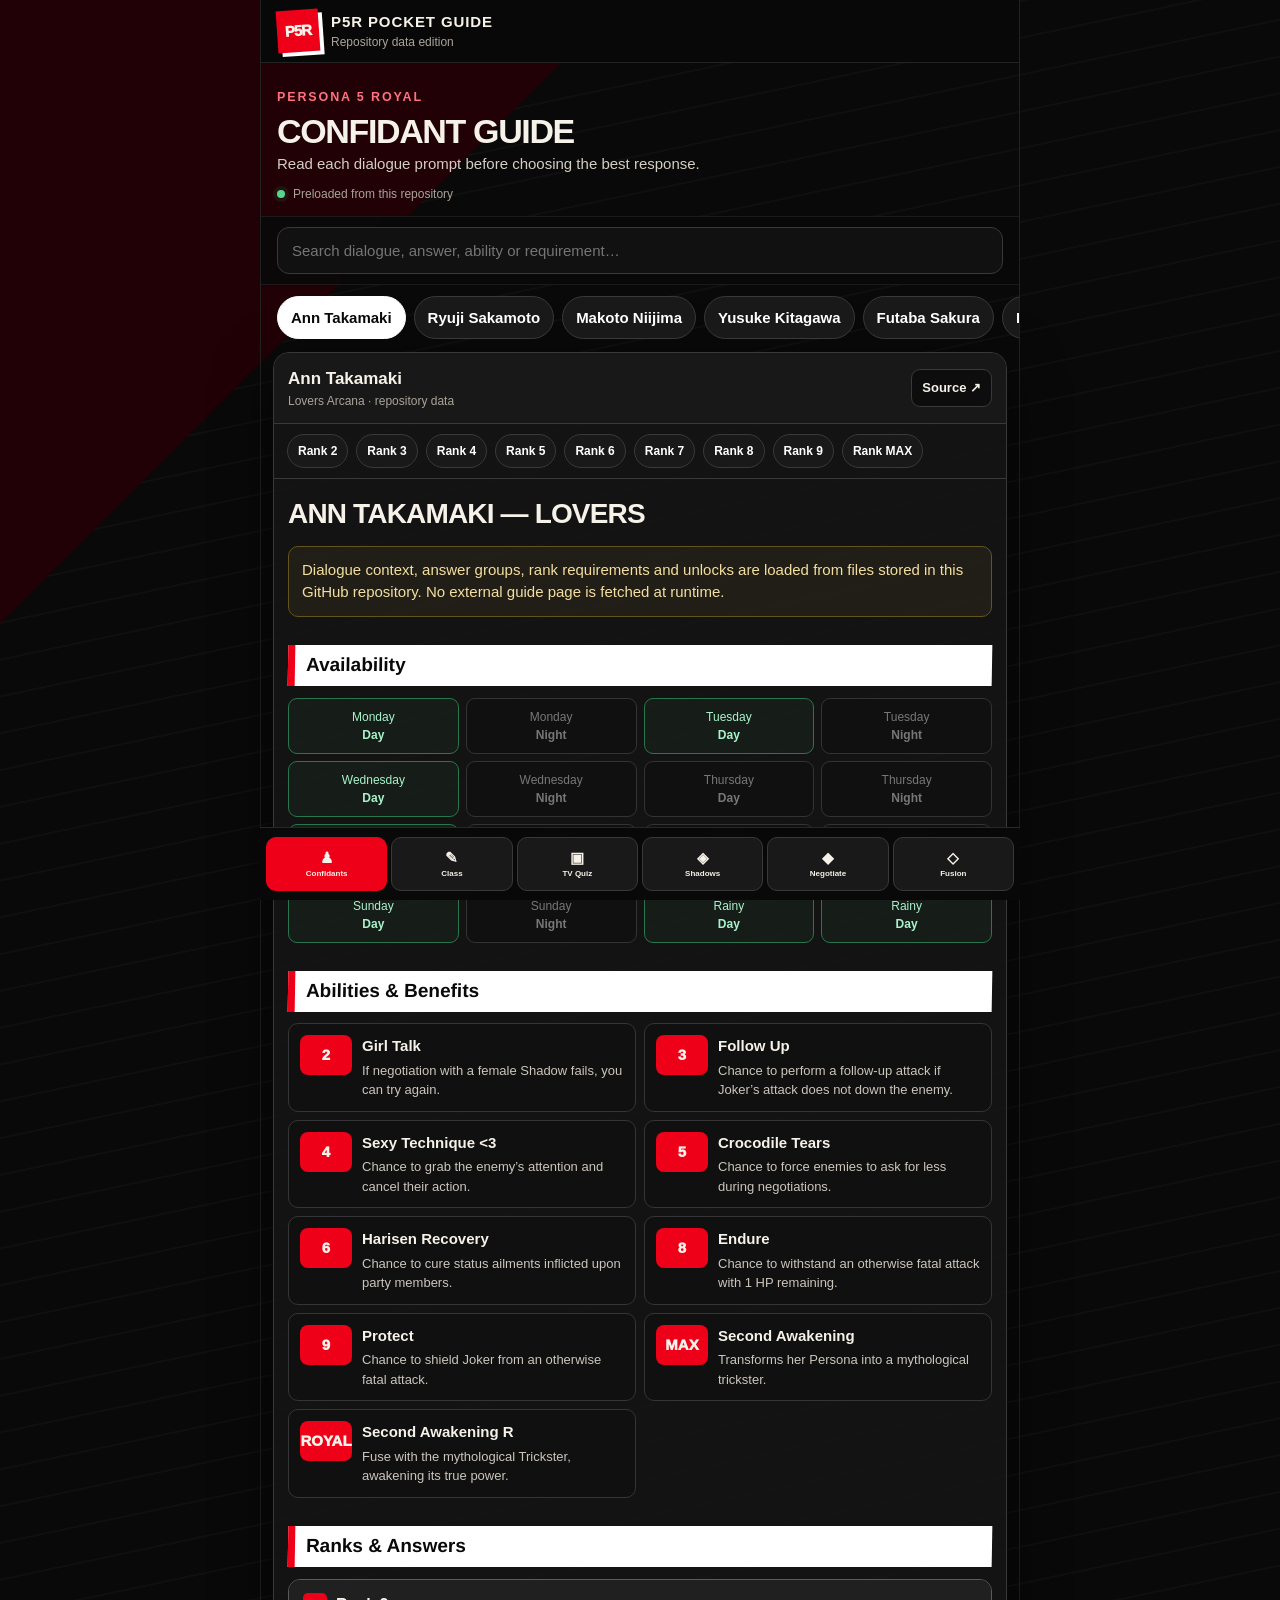
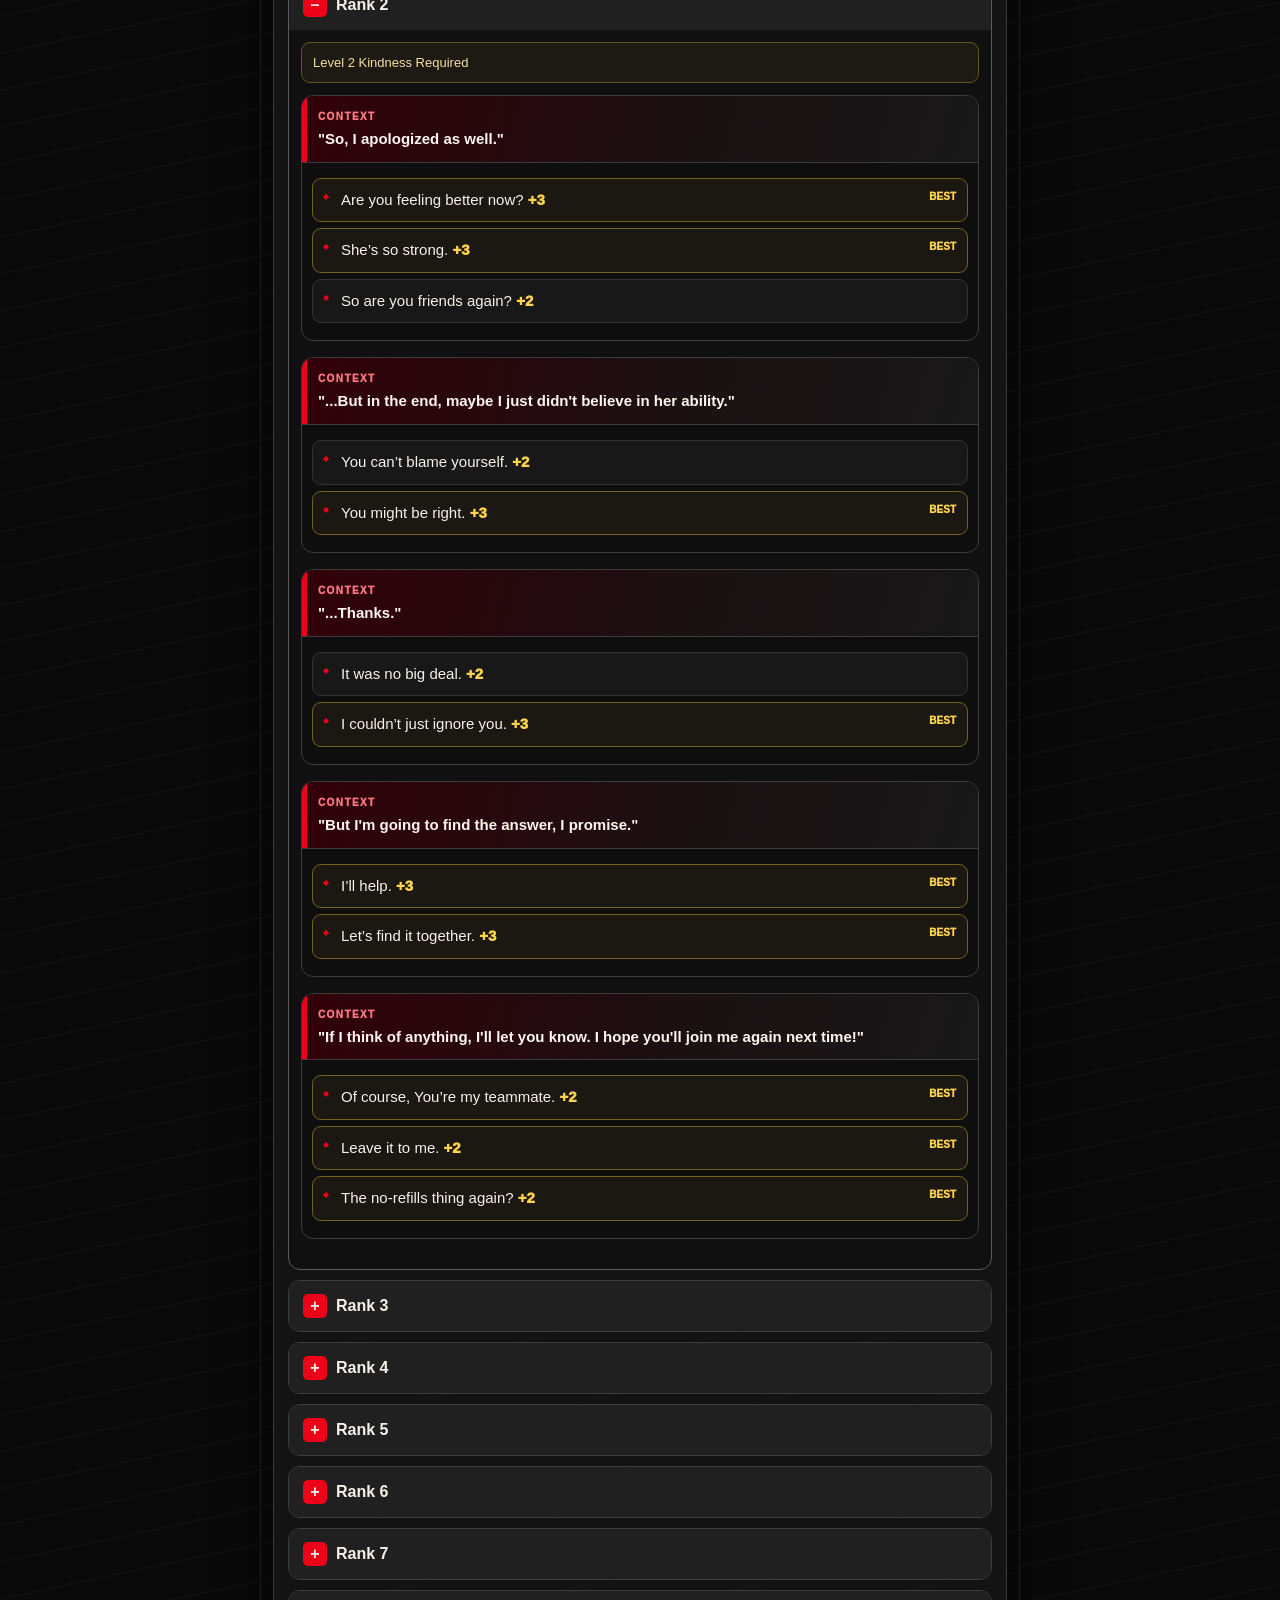
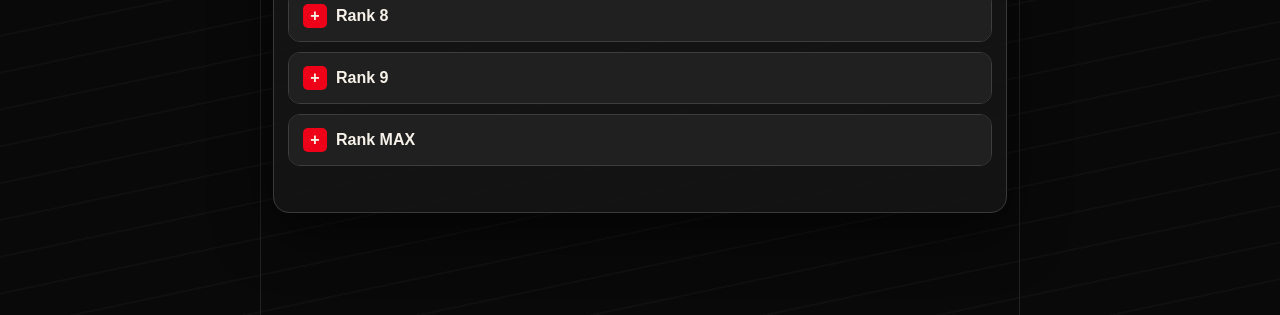
<file: index.html>
<!doctype html>
<html lang="en">
<head>
  <meta charset="utf-8">
  <meta name="viewport" content="width=device-width,initial-scale=1,maximum-scale=1,viewport-fit=cover">
  <meta name="theme-color" content="#090909">
  <meta name="color-scheme" content="dark">
  <meta name="apple-mobile-web-app-capable" content="yes">
  <meta name="apple-mobile-web-app-status-bar-style" content="black-translucent">
  <meta name="apple-mobile-web-app-title" content="P5R Guide">
  <meta name="format-detection" content="telephone=no">
  <title>P5R Pocket Guide</title>
  <link rel="stylesheet" href="./styles.css?v=8">
  <link rel="stylesheet" href="./dialogue.css?v=8">
  <link rel="stylesheet" href="./quiz.css?v=8">
  <link rel="stylesheet" href="./negotiation.css?v=8">
  <link rel="stylesheet" href="./fusion.css?v=8">
</head>
<body>
  <header class="topbar">
    <div class="brand">
      <span class="logo">P5R</span>
      <span><strong>P5R Pocket Guide</strong><small>Repository data edition</small></span>
    </div>
  </header>

  <section class="hero">
    <small>Persona 5 Royal</small>
    <h1 id="heroTitle">Confidant Guide</h1>
    <p id="heroText">Read each dialogue prompt before choosing the best response.</p>
    <div class="status"><i></i><span>Preloaded from this repository</span></div>
  </section>

  <section class="searchbar">
    <input id="searchInput" type="search" placeholder="Search dialogue, answer, ability or requirement…" autocomplete="off">
  </section>

  <nav id="filterChips" class="chips" aria-label="Guide filters"></nav>

  <main class="panel">
    <header class="panelHead">
      <span><strong id="panelTitle">Loading guide…</strong><small id="panelMeta">Local structured data</small></span>
      <a id="sourceLink" class="sourceLink" href="#" target="_blank" rel="noreferrer">Source ↗</a>
    </header>
    <nav id="rankJumps" class="rankJumps" aria-label="Rank shortcuts"></nav>
    <article id="content" class="content" aria-live="polite">
      <div class="loading">Preparing local guide data…</div>
    </article>
  </main>

  <button id="backTop" class="backTop" aria-label="Back to top">↑</button>

  <nav class="bottomNav" aria-label="Main sections">
    <button class="navButton active" data-view="confidants"><span>♟</span><small>Confidants</small></button>
    <button class="navButton" data-view="class"><span>✎</span><small>Class</small></button>
    <button class="quizNavButton" id="quizNav" type="button"><span>▣</span><small>TV Quiz</small></button>
    <button class="guideNavButton" id="shadowsNav" type="button"><span>◈</span><small>Shadows</small></button>
    <button class="guideNavButton" id="negotiationNav" type="button"><span>◆</span><small>Negotiate</small></button>
    <button class="fusionNavButton" id="fusionNav" type="button"><span>◇</span><small>Fusion</small></button>
  </nav>

  <noscript>This guide requires JavaScript, but all guide data is stored locally in the repository.</noscript>
  <script type="module" src="./app.js?v=8"></script>
  <script type="module" src="./quiz-tab.js?v=8"></script>
  <script type="module" src="./negotiation-tabs.js?v=8"></script>
  <script type="module" src="./fusion-db.js?v=8"></script>
  <script type="module" src="./navigation-state.js?v=8"></script>
</body>
</html>
</file>
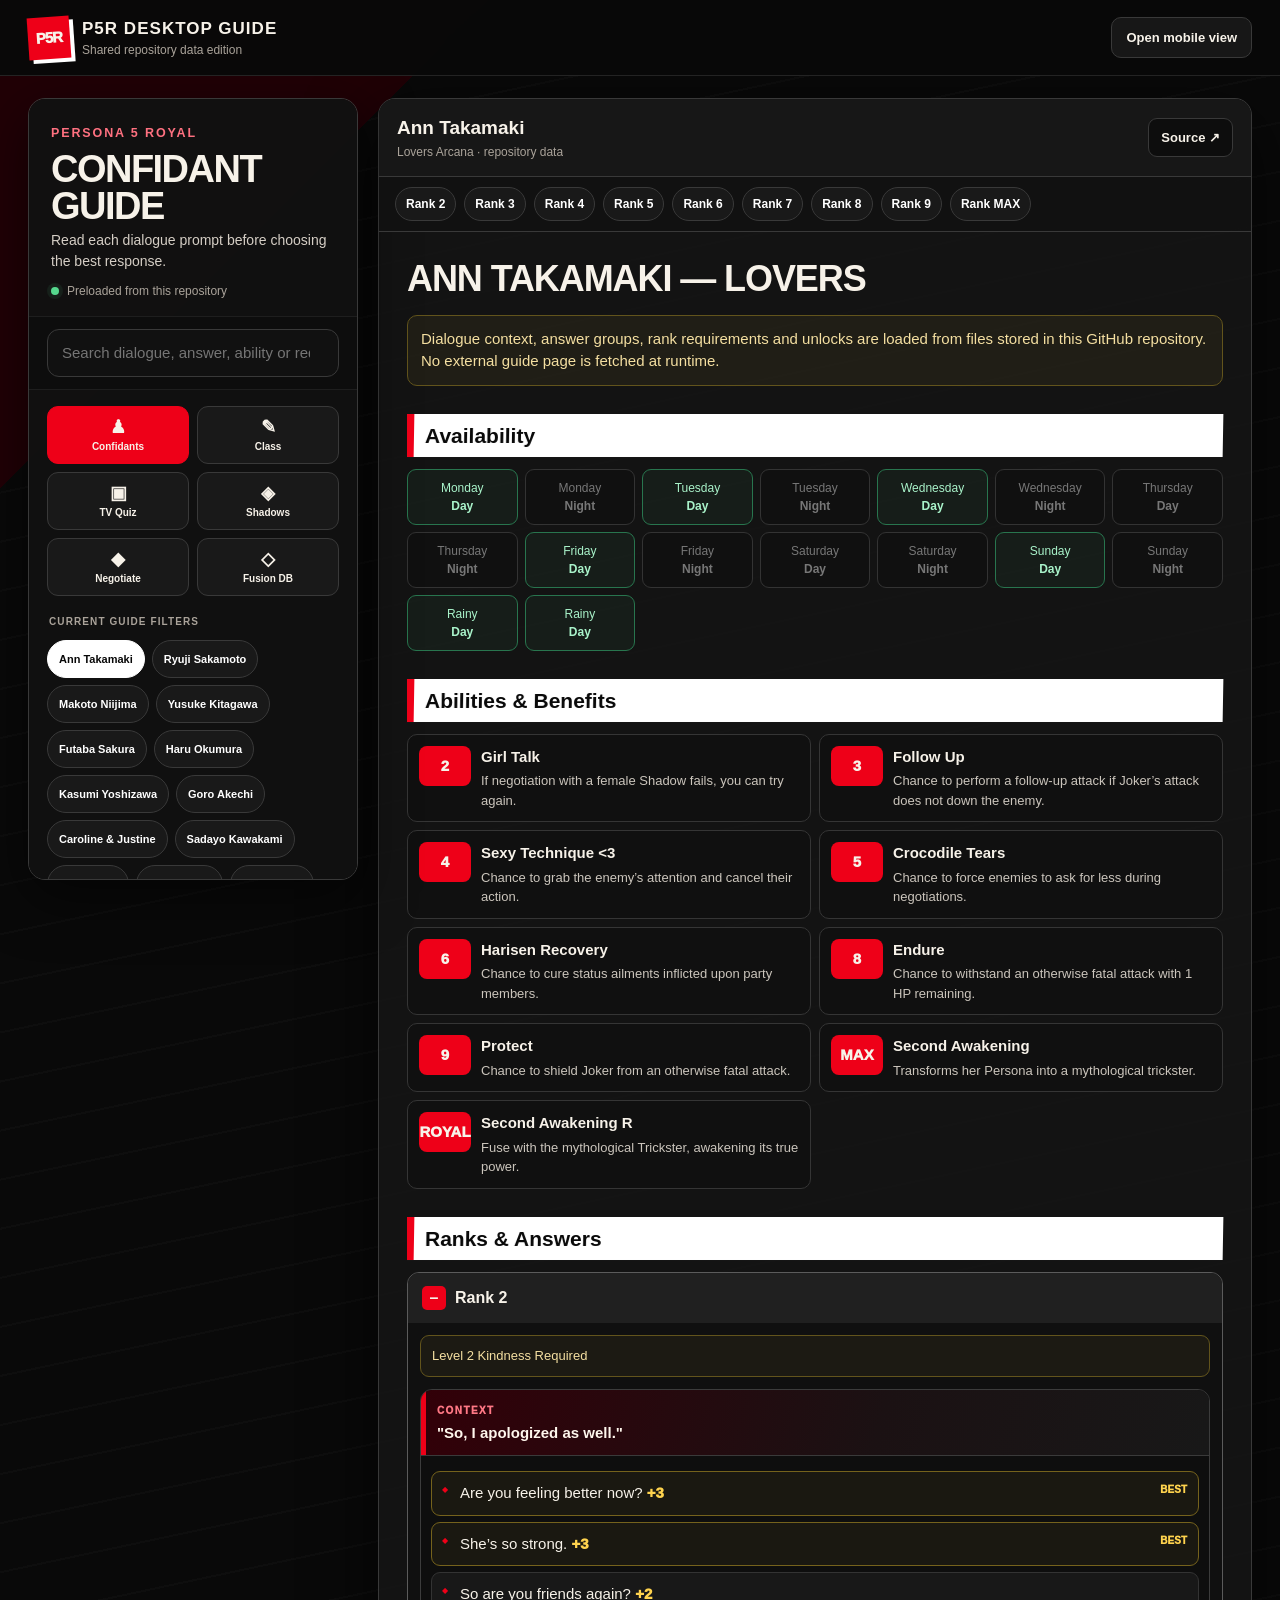
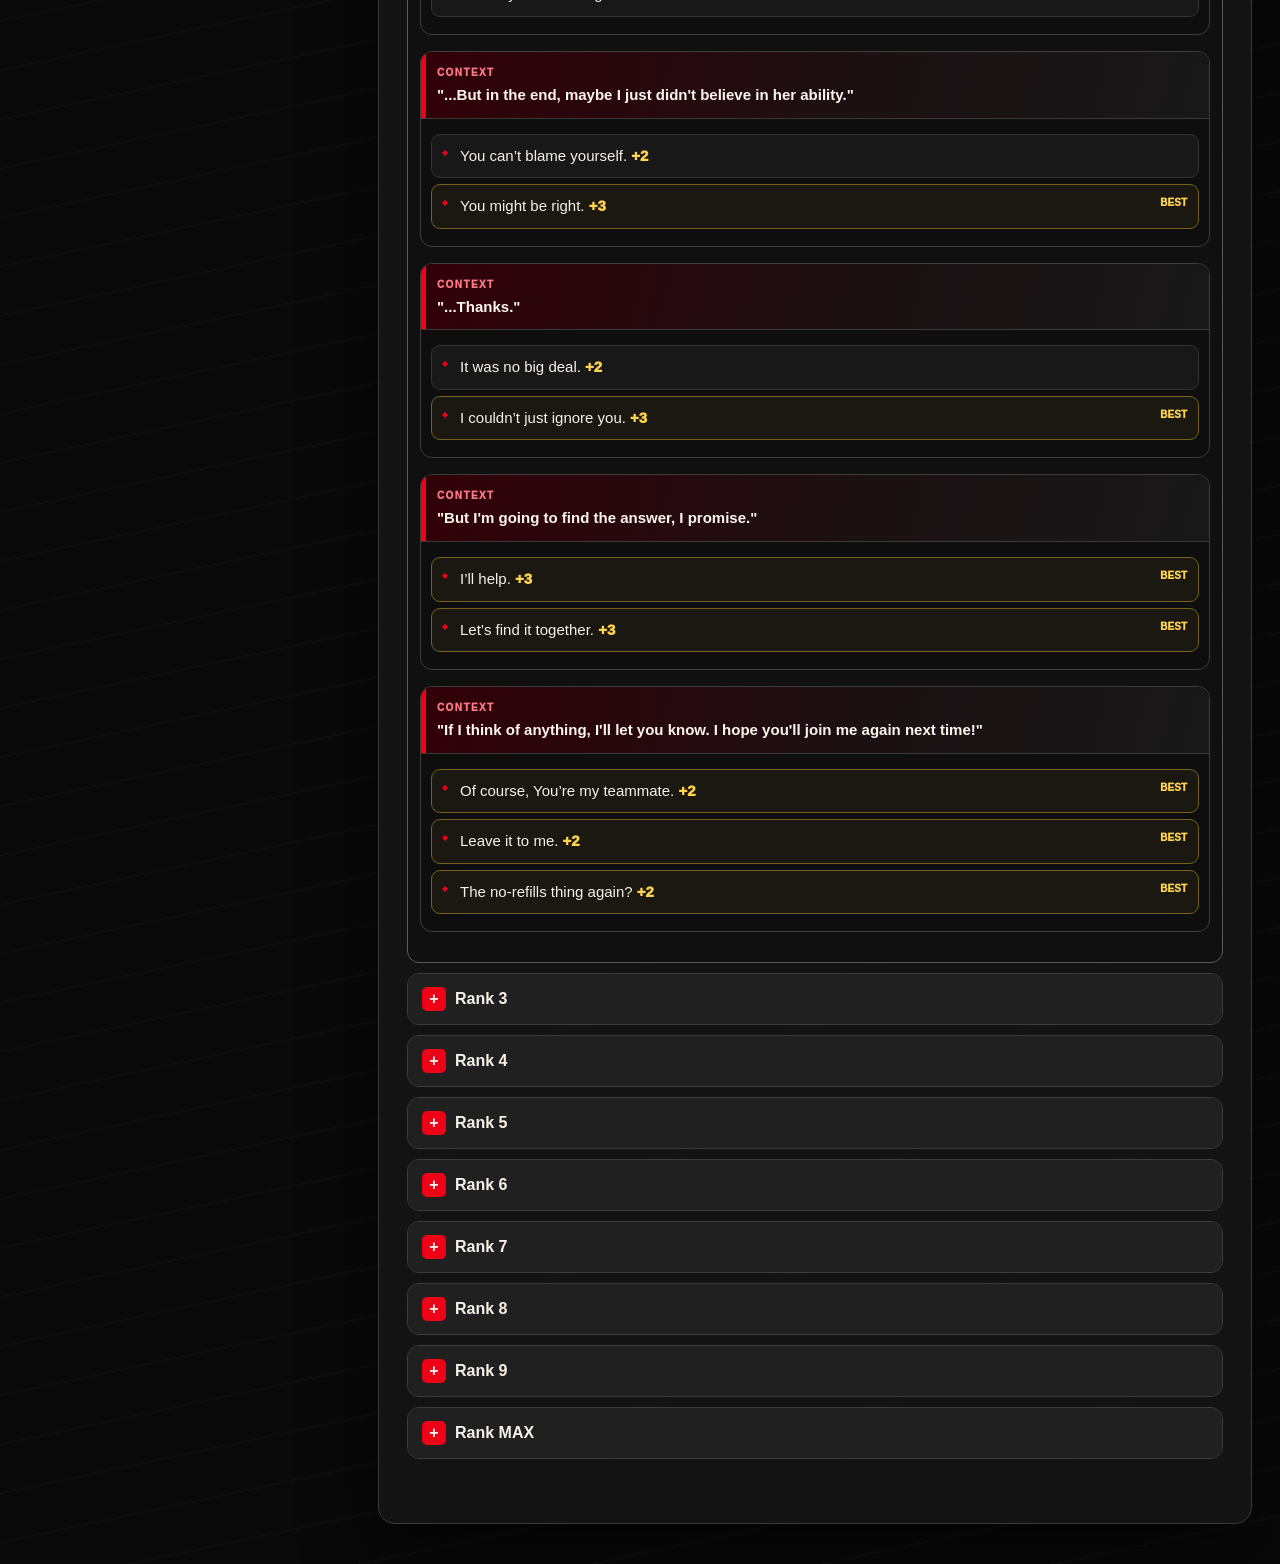
<file: desktop.html>
<!doctype html>
<html lang="en">
<head>
  <meta charset="utf-8">
  <meta name="viewport" content="width=device-width,initial-scale=1">
  <meta name="theme-color" content="#090909">
  <meta name="color-scheme" content="dark">
  <title>P5R Guide — Desktop</title>
  <link rel="stylesheet" href="./styles.css?v=8">
  <link rel="stylesheet" href="./dialogue.css?v=8">
  <link rel="stylesheet" href="./quiz.css?v=8">
  <link rel="stylesheet" href="./negotiation.css?v=8">
  <link rel="stylesheet" href="./fusion.css?v=8">
  <link rel="stylesheet" href="./desktop.css?v=1">
</head>
<body class="desktopMode">
  <header class="topbar desktopTopbar">
    <div class="brand">
      <span class="logo">P5R</span>
      <span><strong>P5R Desktop Guide</strong><small>Shared repository data edition</small></span>
    </div>
    <a class="viewSwitch" href="./">Open mobile view</a>
  </header>

  <div class="desktopShell">
    <aside class="desktopSidebar">
      <section class="hero">
        <small>Persona 5 Royal</small>
        <h1 id="heroTitle">Confidant Guide</h1>
        <p id="heroText">Read each dialogue prompt before choosing the best response.</p>
        <div class="status"><i></i><span>Preloaded from this repository</span></div>
      </section>

      <section class="searchbar">
        <input id="searchInput" type="search" placeholder="Search dialogue, answer, ability or requirement…" autocomplete="off">
      </section>

      <nav class="bottomNav desktopNav" aria-label="Main sections">
        <button class="navButton active" data-view="confidants"><span>♟</span><small>Confidants</small></button>
        <button class="navButton" data-view="class"><span>✎</span><small>Class</small></button>
        <button class="quizNavButton" id="quizNav" type="button"><span>▣</span><small>TV Quiz</small></button>
        <button class="guideNavButton" id="shadowsNav" type="button"><span>◈</span><small>Shadows</small></button>
        <button class="guideNavButton" id="negotiationNav" type="button"><span>◆</span><small>Negotiate</small></button>
        <button class="fusionNavButton" id="fusionNav" type="button"><span>◇</span><small>Fusion DB</small></button>
      </nav>

      <div class="filterLabel">Current guide filters</div>
      <nav id="filterChips" class="chips" aria-label="Guide filters"></nav>
    </aside>

    <main class="panel desktopPanel">
      <header class="panelHead">
        <span><strong id="panelTitle">Loading guide…</strong><small id="panelMeta">Local structured data</small></span>
        <a id="sourceLink" class="sourceLink" href="#" target="_blank" rel="noreferrer">Source ↗</a>
      </header>
      <nav id="rankJumps" class="rankJumps" aria-label="Rank shortcuts"></nav>
      <article id="content" class="content" aria-live="polite">
        <div class="loading">Preparing local guide data…</div>
      </article>
    </main>
  </div>

  <button id="backTop" class="backTop" aria-label="Back to top">↑</button>
  <noscript>This guide requires JavaScript, but all guide data is stored locally in the repository.</noscript>

  <script type="module" src="./app.js?v=8"></script>
  <script type="module" src="./quiz-tab.js?v=8"></script>
  <script type="module" src="./negotiation-tabs.js?v=8"></script>
  <script type="module" src="./fusion-db.js?v=8"></script>
  <script type="module" src="./navigation-state.js?v=8"></script>
</body>
</html>
</file>
<file: styles.css>
:root{--red:#ee0018;--bg:#090909;--panel:#151515;--panel2:#202020;--text:#f7f2e9;--muted:#aaa39a;--line:#393939;--gold:#ffd34e;--green:#55d88d;--safeTop:env(safe-area-inset-top,0px);--safeBottom:env(safe-area-inset-bottom,0px)}
*{box-sizing:border-box}html{scroll-behavior:smooth}body{margin:0;min-height:100vh;padding-bottom:calc(82px + var(--safeBottom));background:linear-gradient(135deg,#210006 0 13%,transparent 13%),repeating-linear-gradient(-12deg,transparent 0 34px,#ffffff06 34px 36px),var(--bg);color:var(--text);font:15px/1.5 -apple-system,BlinkMacSystemFont,"Segoe UI",sans-serif}button,input{font:inherit}button{color:inherit}a{color:inherit}.topbar{position:sticky;top:0;z-index:30;padding:calc(10px + var(--safeTop)) 16px 10px;background:#090909f2;border-bottom:1px solid #ffffff1c;-webkit-backdrop-filter:blur(18px);backdrop-filter:blur(18px)}.brand{display:flex;align-items:center;gap:12px}.brand>span:last-child{min-width:0}.logo{width:42px;height:42px;display:grid;place-items:center;flex:none;background:var(--red);font-weight:950;letter-spacing:-1px;transform:rotate(-4deg);box-shadow:4px 4px #fff}.brand strong,.brand small{display:block}.brand strong{text-transform:uppercase;letter-spacing:.06em}.brand small{color:var(--muted);font-size:12px}.hero{padding:22px 16px 13px}.hero>small{color:#ff7180;font-weight:900;letter-spacing:.15em;text-transform:uppercase}.hero h1{margin:7px 0 5px;font-size:34px;line-height:.98;letter-spacing:-.04em;text-transform:uppercase}.hero p{margin:0;color:#d5cec5}.status{display:flex;align-items:center;gap:8px;margin-top:10px;color:var(--muted);font-size:12px}.status i{width:8px;height:8px;border-radius:50%;background:var(--green);box-shadow:0 0 0 4px #55d88d14}.searchbar{position:sticky;top:calc(63px + var(--safeTop));z-index:20;padding:10px 16px;background:#090909ee;border-block:1px solid #ffffff13;-webkit-backdrop-filter:blur(16px);backdrop-filter:blur(16px)}.searchbar input{width:100%;height:47px;padding:0 14px;border:1px solid var(--line);border-radius:12px;background:#111;color:#fff;outline:0}.searchbar input:focus{border-color:var(--red);box-shadow:0 0 0 3px #ee001826}.chips,.rankJumps{display:flex;gap:8px;overflow-x:auto;scrollbar-width:none;-webkit-overflow-scrolling:touch}.chips::-webkit-scrollbar,.rankJumps::-webkit-scrollbar{display:none}.chips{padding:11px 16px 13px}.chip,.rankChip{flex:0 0 auto;border:1px solid var(--line);background:#191919;color:#fff;border-radius:999px;font-weight:850}.chip{min-height:43px;padding:9px 13px}.chip.active{background:#fff;color:#080808;border-color:#fff}.panel{margin:0 12px 20px;border:1px solid var(--line);border-radius:16px;background:#141414f5;box-shadow:0 18px 55px #0009;overflow:visible}.panelHead{display:flex;align-items:center;gap:10px;padding:13px 14px;border-bottom:1px solid var(--line);background:#181818;border-radius:15px 15px 0 0}.panelHead>span{min-width:0;margin-right:auto}.panelHead strong,.panelHead small{display:block;overflow:hidden;text-overflow:ellipsis;white-space:nowrap}.panelHead strong{font-size:17px}.panelHead small{color:var(--muted);font-size:12px}.sourceLink{flex:none;padding:8px 10px;border:1px solid var(--line);border-radius:9px;background:#0d0d0d;text-decoration:none;font-weight:800;font-size:13px}.rankJumps{padding:10px 13px;border-bottom:1px solid var(--line)}.rankJumps:empty{display:none}.rankChip{padding:7px 10px;font-size:12px}.content{padding:18px 14px 36px;overflow-wrap:anywhere}.content h1{margin:3px 0 18px;font-size:28px;line-height:1;letter-spacing:-.03em;text-transform:uppercase}.content h2{margin:28px 0 12px;padding:9px 11px;background:#fff;color:#090909;border-left:7px solid var(--red);font-size:19px;line-height:1.2;transform:skew(-1deg)}.notice{margin:0 0 18px;padding:12px 13px;border:1px solid #62541c;border-radius:10px;background:#ffd34e0e;color:#f4dfa1}.availability{display:grid;grid-template-columns:repeat(2,minmax(0,1fr));gap:7px}.availability span{padding:9px;border:1px solid #333;border-radius:9px;background:#101010;text-align:center;color:#777;font-size:12px}.availability span.on{border-color:#28754e;background:#55d88d0d;color:#a9f3ca}.abilities{display:grid;gap:8px}.ability{display:grid;grid-template-columns:52px minmax(0,1fr);gap:10px;padding:11px;border:1px solid #353535;border-radius:10px;background:#101010}.abilityRank{display:grid;place-items:center;align-self:start;min-height:40px;border-radius:8px;background:var(--red);font-weight:950}.ability strong{display:block}.ability p{margin:3px 0 0;color:#cbc5bc;font-size:13px}.rank{margin:10px 0;border:1px solid #3d3d3d;border-radius:12px;overflow:hidden;background:#101010}.rank[open]{border-color:#5b5b5b}.rank summary{display:flex;align-items:center;list-style:none;padding:13px 14px;background:#202020;font-size:16px;font-weight:900;cursor:pointer}.rank summary::-webkit-details-marker{display:none}.rank summary:before{content:"+";display:inline-grid;place-items:center;width:24px;height:24px;margin-right:9px;border-radius:5px;background:var(--red);flex:none}.rank[open] summary:before{content:"–"}.rankBody{padding:10px 12px 14px}.rankNote{margin:2px 0 11px;padding:10px 11px;border:1px solid #62541c;border-radius:9px;background:#ffd34e0d;color:#f4dfa1;font-size:13px}.answerGroup{margin:10px 0;padding-left:9px;border-left:2px solid #343434}.answer{position:relative;margin:6px 0;padding:10px 11px 10px 28px;border:1px solid #333;border-radius:9px;background:#181818}.answer:before{content:"◆";position:absolute;left:10px;top:12px;color:var(--red);font-size:8px}.answer.best{border-color:#75621c;background:#ffd34e0d}.answer.best:after{content:"BEST";float:right;margin-left:8px;color:var(--gold);font-size:10px;font-weight:950}.points{color:var(--gold);font-weight:950}.classMonth{margin-top:28px}.classAnswer{display:grid;grid-template-columns:55px minmax(0,1fr);gap:11px;align-items:start;margin:8px 0;padding:11px;border:1px solid #363636;border-radius:10px;background:#101010}.date{display:grid;place-items:center;min-height:48px;border-radius:9px;background:var(--red);font-weight:950;line-height:1.05;text-align:center}.answerPills{display:flex;flex-wrap:wrap;gap:6px}.answerPill{padding:7px 9px;border-radius:8px;background:#222;border:1px solid #3a3a3a}.empty,.loading,.error{padding:55px 12px;text-align:center;color:var(--muted)}.error{color:#ffadb4}.hidden{display:none!important}mark{background:var(--gold);color:#000;border-radius:3px}.backTop{position:fixed;right:14px;bottom:calc(87px + var(--safeBottom));z-index:25;width:44px;height:44px;border:1px solid #ffffff34;border-radius:50%;background:#202020;opacity:0;pointer-events:none;transition:.2s}.backTop.visible{opacity:1;pointer-events:auto}.bottomNav{position:fixed;left:0;right:0;bottom:0;z-index:40;display:grid;grid-template-columns:1fr 1fr;gap:8px;padding:9px 12px calc(9px + var(--safeBottom));background:#090909f3;border-top:1px solid #ffffff20;-webkit-backdrop-filter:blur(20px);backdrop-filter:blur(20px)}.navButton{height:52px;border:1px solid var(--line);border-radius:13px;background:#191919;font-weight:900}.navButton.active{background:var(--red);border-color:var(--red)}noscript{display:block;padding:20px;color:#fff}@media(min-width:760px){body{max-width:760px;margin:auto;border-inline:1px solid #222}.bottomNav{left:50%;right:auto;width:760px;transform:translateX(-50%)}.availability{grid-template-columns:repeat(4,minmax(0,1fr))}.abilities{grid-template-columns:1fr 1fr}}
</file>
<file: dialogue.css>
.dialogueSet{margin:12px 0 16px;border:1px solid #3c3c3c;border-radius:12px;background:#0e0e0e;overflow:hidden}.dialoguePrompt{position:relative;padding:13px 13px 12px 16px;border-bottom:1px solid #3a3a3a;background:linear-gradient(105deg,#320008 0,#1b1113 58%,#181818 100%)}.dialoguePrompt:before{content:"";position:absolute;inset:0 auto 0 0;width:5px;background:var(--red)}.dialoguePrompt span{display:block;margin-bottom:4px;color:#ff7885;font-size:10px;font-weight:950;letter-spacing:.14em;text-transform:uppercase}.dialoguePrompt p{margin:0;color:#fff7ed;font-size:14px;font-weight:750;line-height:1.45}.dialoguePrompt.unmatched{background:#181818}.dialoguePrompt.unmatched:before{background:#666}.dialoguePrompt.unmatched span,.dialoguePrompt.unmatched p{color:#8d8881}.dialogueSet .answerGroup{margin:0;padding:9px 10px 11px;border-left:0}.dialogueSet .answer{margin:6px 0;background:#181818}.dialogueSet .answer.best{background:#ffd34e0d}.dialogueSet mark{box-decoration-break:clone;-webkit-box-decoration-break:clone}@media(min-width:760px){.dialoguePrompt p{font-size:15px}}
</file>
<file: quiz.css>
.bottomNav{grid-template-columns:repeat(3,minmax(0,1fr))}.navButton,.quizNavButton{min-width:0;height:52px;padding:0 4px;border:1px solid var(--line);border-radius:13px;background:#191919;color:var(--text);font:900 12px/1.15 -apple-system,BlinkMacSystemFont,"Segoe UI",sans-serif;white-space:nowrap}.quizNavButton.active{background:var(--red);border-color:var(--red)}.quizMonth{margin-top:28px}.quizCard{display:grid;grid-template-columns:58px minmax(0,1fr);gap:12px;align-items:start;margin:9px 0;padding:12px;border:1px solid #383838;border-radius:12px;background:#101010}.quizDate{display:grid;place-items:center;align-content:center;min-height:58px;border-radius:10px;background:var(--red);text-align:center;line-height:1}.quizDate small{font-size:10px;font-weight:900;letter-spacing:.08em;text-transform:uppercase}.quizDate strong{margin-top:4px;font-size:23px}.quizBody{min-width:0}.quizQuestion{display:block;margin:2px 0 10px;line-height:1.35}.quizOptions{display:grid;gap:7px}.quizOption{display:grid;grid-template-columns:28px minmax(0,1fr) auto;gap:8px;align-items:center;padding:9px 10px;border:1px solid #343434;border-radius:9px;background:#1a1a1a;color:#cbc5bc}.quizOption.correct{border-color:#75621c;background:#ffd34e0d;color:#fff}.quizLetter{display:grid;place-items:center;width:28px;height:28px;border-radius:7px;background:#303030;font-weight:950}.quizOption.correct .quizLetter{background:var(--gold);color:#090909}.quizOption b{color:var(--gold);font-size:10px;letter-spacing:.06em;text-transform:uppercase}.quizEvent{opacity:.72}.quizEvent .quizDate{background:#333}.quizEventBody{align-self:center}.quizEventBody strong,.quizEventBody small{display:block}.quizEventBody small{margin-top:4px;color:var(--muted)}@media(max-width:380px){.navButton,.quizNavButton{font-size:11px}.quizCard{grid-template-columns:52px minmax(0,1fr);gap:9px;padding:10px}.quizDate{min-height:52px}.quizOption{grid-template-columns:26px minmax(0,1fr);padding:8px}.quizOption b{grid-column:2}}
</file>
<file: negotiation.css>
.bottomNav{grid-template-columns:repeat(5,minmax(0,1fr));gap:5px;padding-inline:7px}.navButton,.quizNavButton,.guideNavButton{min-width:0;height:54px;padding:4px 2px;border:1px solid var(--line);border-radius:11px;background:#191919;color:var(--text);font:900 9.5px/1.05 -apple-system,BlinkMacSystemFont,"Segoe UI",sans-serif;white-space:normal;text-align:center}.navButton span,.quizNavButton span,.guideNavButton span{display:block;font-size:16px;line-height:1.15}.navButton small,.quizNavButton small,.guideNavButton small{display:block;margin-top:3px;font:900 9.5px/1 -apple-system,BlinkMacSystemFont,"Segoe UI",sans-serif}.guideNavButton.active{background:var(--red);border-color:var(--red)}.resultCount{margin:0 0 12px;color:var(--muted);font-size:12px;font-weight:800}.shadowList,.negotiationList{display:grid;gap:10px}.shadowCard{display:grid;grid-template-columns:54px minmax(0,1fr);gap:11px;padding:11px;border:1px solid #373737;border-radius:12px;background:#101010}.shadowLevel{display:grid;place-items:center;align-content:center;min-height:54px;border-radius:10px;background:var(--red);line-height:1}.shadowLevel small{font-size:9px;font-weight:950;letter-spacing:.08em}.shadowLevel strong{margin-top:4px;font-size:22px}.shadowMain{min-width:0}.shadowTitle{display:flex;align-items:center;gap:7px}.shadowTitle>strong{font-size:17px}.shadowTitle>b{padding:3px 6px;border-radius:999px;background:#762431;color:#ffd5da;font-size:9px;letter-spacing:.05em;text-transform:uppercase}.shadowMain>p{margin:2px 0 9px;color:#cbc5bc}.shadowFacts{display:grid;grid-template-columns:repeat(2,minmax(0,1fr));gap:6px}.shadowFacts span{padding:7px 8px;border:1px solid #303030;border-radius:8px;background:#181818}.shadowFacts small,.shadowFacts strong{display:block}.shadowFacts small{color:var(--muted);font-size:9px;text-transform:uppercase}.shadowFacts strong{margin-top:2px;font-size:12px}.shadowLocation{margin-top:8px;color:#f2d98c;font-size:11px;font-weight:800}.negotiationCard{padding:12px;border:1px solid #383838;border-radius:12px;background:#101010}.shadowTags{display:flex;gap:5px;overflow-x:auto;scrollbar-width:none}.shadowTags::-webkit-scrollbar{display:none}.shadowTags span{flex:0 0 auto;padding:4px 7px;border-radius:999px;background:#2a2a2a;color:#d8d2c9;font-size:10px;font-weight:800}.negotiationCard h3{margin:11px 0 10px;font-size:16px;line-height:1.35}.negotiationAnswers{display:grid;gap:7px}.negotiationAnswer{display:grid;grid-template-columns:minmax(0,1fr) auto;gap:9px;align-items:center;padding:9px 10px;border:1px solid #303030;border-radius:9px;background:#181818}.negotiationAnswer.allPersonalities{display:block}.reactionGrid{display:grid;grid-template-columns:repeat(4,minmax(0,1fr));gap:5px;margin-top:8px}.reactionCell{min-width:0;text-align:center}.reactionCell small{display:block;margin-bottom:3px;color:var(--muted);font-size:8px;font-weight:900;text-transform:uppercase}.reaction{display:inline-grid;place-items:center;min-width:43px;min-height:28px;padding:4px 6px;border-radius:7px;font-size:10px;letter-spacing:.04em}.reaction.good{background:#174e32;color:#aaf2cb}.reaction.ok{background:#594914;color:#ffe38c}.reaction.bad{background:#67202a;color:#ffb4bd}.reaction.unknown{background:#303030;color:#aaa}.reaction.unconfirmed{outline:1px dashed #f28aa0;outline-offset:1px}.loadMore{display:block;width:100%;min-height:46px;margin:14px 0 0;border:1px solid #62541c;border-radius:10px;background:#ffd34e12;color:var(--gold);font-weight:900}.content[data-view="negotiation"]{content-visibility:auto}@media(max-width:380px){.navButton,.quizNavButton,.guideNavButton{font-size:9px}.navButton small,.quizNavButton small,.guideNavButton small{font-size:8.5px}.shadowCard{grid-template-columns:49px minmax(0,1fr);gap:9px;padding:10px}.shadowLevel{min-height:49px}.shadowFacts{grid-template-columns:1fr}.reactionGrid{gap:3px}.reaction{min-width:0;width:100%;font-size:9px}}
</file>
<file: fusion.css>
.bottomNav{grid-template-columns:repeat(6,minmax(0,1fr));gap:4px;padding-inline:6px}.navButton,.quizNavButton,.guideNavButton,.fusionNavButton{min-width:0;height:54px;padding:4px 1px;border:1px solid var(--line);border-radius:10px;background:#191919;color:var(--text);font:900 8.5px/1 -apple-system,BlinkMacSystemFont,"Segoe UI",sans-serif;white-space:normal;text-align:center}.navButton span,.quizNavButton span,.guideNavButton span,.fusionNavButton span{display:block;font-size:15px;line-height:1.1}.navButton small,.quizNavButton small,.guideNavButton small,.fusionNavButton small{display:block;margin-top:4px;font:900 8px/1 -apple-system,BlinkMacSystemFont,"Segoe UI",sans-serif}.fusionNavButton.active{background:var(--red);border-color:var(--red)}code{padding:1px 4px;border-radius:4px;background:#282828;color:#ffe394;font-family:ui-monospace,SFMono-Regular,Menlo,monospace}.fusionInlineFilters{display:flex;gap:6px;overflow-x:auto;margin:0 0 13px;padding-bottom:2px;scrollbar-width:none}.fusionInlineFilters::-webkit-scrollbar{display:none}.fusionInlineFilters button{flex:0 0 auto;min-height:38px;padding:7px 11px;border:1px solid #3b3b3b;border-radius:999px;background:#1c1c1c;color:#ddd;font-weight:850;font-size:12px}.fusionInlineFilters button.active{background:var(--red);border-color:var(--red);color:#fff}.personaDbList,.skillDbList,.enemyDbList,.recipePairList,.unlockGroups{display:grid;gap:9px}.personaDbCard,.skillDbCard,.enemyDbCard,.unlockGroup{border:1px solid #393939;border-radius:12px;background:#101010;overflow:hidden}.personaDbCard>summary,.enemyDbCard>summary{display:grid;grid-template-columns:52px minmax(0,1fr);gap:10px;align-items:center;padding:10px;list-style:none;cursor:pointer}.skillDbCard>summary{display:grid;grid-template-columns:72px minmax(0,1fr);gap:9px;align-items:center;padding:11px;list-style:none;cursor:pointer}.personaDbCard>summary::-webkit-details-marker,.skillDbCard>summary::-webkit-details-marker,.enemyDbCard>summary::-webkit-details-marker,.unlockGroup>summary::-webkit-details-marker{display:none}.personaDbCard[open]>summary,.skillDbCard[open]>summary,.enemyDbCard[open]>summary{background:#1d1d1d;border-bottom:1px solid #333}.dbLevel{display:grid;place-items:center;align-content:center;min-height:50px;border-radius:9px;background:var(--red);line-height:1}.dbLevel small{font-size:9px;font-weight:950;letter-spacing:.08em}.dbLevel strong{margin-top:4px;font-size:21px}.dbSummary{min-width:0}.dbSummary>strong,.skillDbCard summary strong{display:block;font-size:16px;overflow:hidden;text-overflow:ellipsis;white-space:nowrap}.dbSummary>small,.skillDbCard summary small{display:block;margin-top:3px;color:var(--muted);font-size:11px;overflow:hidden;text-overflow:ellipsis;white-space:nowrap}.dbSummary>span{display:flex;gap:5px;flex-wrap:wrap;margin-top:6px}.dbBadge{padding:3px 6px;border-radius:999px;font-size:8px;letter-spacing:.05em;text-transform:uppercase}.dbBadge.party{background:#244d76;color:#b9ddff}.dbBadge.dlc{background:#6d2430;color:#ffd0d5}.dbBadge.special{background:#654e12;color:#ffe79a}.dbBadge.treasure{background:#37564f;color:#bff5e8}.dbCardBody{padding:12px}.dbCardBody h4{margin:17px 0 8px;color:#fff;font-size:12px;letter-spacing:.08em;text-transform:uppercase}.dbTrait,.dbPrice,.dbRecipe,.dbUnlock{display:flex;justify-content:space-between;gap:12px;align-items:start;margin:0 0 8px;padding:10px;border:1px solid #363636;border-radius:9px;background:#181818}.dbTrait small,.dbPrice small,.dbRecipe small,.dbUnlock small,.dbItems small{color:var(--muted);font-size:9px;font-weight:900;letter-spacing:.06em;text-transform:uppercase}.dbTrait strong,.dbPrice strong,.dbRecipe strong,.dbUnlock strong{font-size:12px;text-align:right}.statGrid{display:grid;grid-template-columns:repeat(5,minmax(0,1fr));gap:5px}.statGrid span{padding:8px 3px;border:1px solid #303030;border-radius:8px;background:#181818;text-align:center}.statGrid small,.statGrid strong,.statGrid em{display:block}.statGrid small{color:var(--muted);font-size:9px}.statGrid strong{font-size:17px}.statGrid em{margin-top:2px;color:#8bc9ff;font-size:8px;font-style:normal}.resistGrid{display:grid;grid-template-columns:repeat(5,minmax(0,1fr));gap:5px}.resist{padding:7px 2px;border-radius:7px;text-align:center;background:#242424}.resist small,.resist strong{display:block}.resist small{font-size:8px;color:#bdb7ae}.resist strong{font-size:9px;text-transform:uppercase}.resist.wk{background:#5c2028;color:#ffbac1}.resist.rs{background:#554815;color:#ffe79a}.resist.nu{background:#164c34;color:#acf0cb}.resist.rp{background:#254877;color:#bfddff}.resist.dr{background:#52316c;color:#e1c2ff}.dbSkillList{display:grid;gap:5px}.dbSkillRow{display:flex;justify-content:space-between;gap:10px;padding:7px 9px;border-radius:7px;background:#1a1a1a}.dbSkillRow span{min-width:0;overflow:hidden;text-overflow:ellipsis;white-space:nowrap}.dbSkillRow b{flex:none;color:#f2d98c;font-size:10px}.dbItems{display:grid;grid-template-columns:1fr 1fr;gap:7px;margin-top:12px}.dbItems span{padding:9px;border:1px solid #343434;border-radius:8px;background:#181818}.dbItems strong{display:block;margin-top:3px;font-size:11px}.skillElem{display:grid;place-items:center;min-height:42px;padding:4px;border-radius:8px;background:#303030;font-size:10px;font-weight:950;text-transform:uppercase}.skillElem.fir{background:#6c2923}.skillElem.ice{background:#245076}.skillElem.ele{background:#6e5b19}.skillElem.win{background:#245f47}.skillElem.psy{background:#682c62}.skillElem.nuk{background:#315f55}.skillElem.ble{background:#6b663d}.skillElem.cur{background:#4c3264}.skillElem.phy,.skillElem.gun{background:#5b3030}.skillEffect{margin:0;padding:10px;border-left:3px solid var(--red);background:#1b1b1b;color:#ddd}.learnerTags{display:flex;flex-wrap:wrap;gap:5px}.learnerTags span{padding:5px 7px;border-radius:7px;background:#272727;color:#d8d2c9;font-size:10px}.learnerTags b{color:#f2d98c}.chartPicker{display:grid;grid-template-columns:minmax(0,1fr) auto minmax(0,1fr);gap:7px;align-items:end;padding:11px;border:1px solid #3b3b3b;border-radius:11px;background:#111}.chartPicker label,.dbSelectFilter label{display:grid;gap:5px;color:var(--muted);font-size:10px;font-weight:900;text-transform:uppercase}.chartPicker select,.dbSelectFilter select{width:100%;min-width:0;height:43px;padding:0 9px;border:1px solid #444;border-radius:8px;background:#202020;color:#fff}.chartPicker>span{align-self:center;padding-top:17px;font-weight:950}.chartPicker>strong{grid-column:1/-1;padding:10px;border-radius:8px;background:var(--red);text-align:center;font-size:18px}.chartScroll{overflow:auto;border:1px solid #373737;border-radius:10px;-webkit-overflow-scrolling:touch}.fusionChart{border-collapse:collapse;min-width:920px;background:#111;font-size:10px}.fusionChart th,.fusionChart td{padding:7px;border:1px solid #303030;text-align:center;white-space:nowrap}.fusionChart th{position:sticky;left:0;background:#222;z-index:1}.fusionChart thead th{position:sticky;top:0;background:#282828;z-index:2}.fusionChart thead th:first-child{z-index:3}.treasureChart{min-width:1050px}.dbSelectFilter{margin:0 0 12px;padding:10px;border:1px solid #373737;border-radius:10px;background:#111}.enemyNumbers{display:grid;grid-template-columns:repeat(4,minmax(0,1fr));gap:5px}.enemyNumbers span{padding:8px 3px;border-radius:8px;background:#1d1d1d;text-align:center}.enemyNumbers small,.enemyNumbers strong{display:block}.enemyNumbers small{color:var(--muted);font-size:8px}.enemyNumbers strong{font-size:14px}.recipeTargetCard{display:grid;grid-template-columns:52px minmax(0,1fr);gap:10px;align-items:center;margin:0 0 10px;padding:10px;border:1px solid #393939;border-radius:11px;background:#111}.recipeTargetCard>span:last-child strong,.recipeTargetCard>span:last-child small{display:block}.recipeTargetCard>span:last-child small{margin-top:3px;color:var(--muted)}.specialRecipeResult{display:grid;gap:4px;margin-bottom:10px;padding:11px;border:1px solid #73601c;border-radius:10px;background:#ffd34e0c}.specialRecipeResult small{color:var(--gold);font-size:9px;font-weight:950;text-transform:uppercase}.specialRecipeResult b{color:#fff}.recipePair{display:grid;grid-template-columns:minmax(0,1fr) auto minmax(0,1fr) auto;gap:7px;align-items:center;padding:9px;border:1px solid #343434;border-radius:9px;background:#151515}.recipePair span{min-width:0;font-size:11px}.recipePair>b{color:var(--red)}.recipePair>strong{padding:3px 6px;border-radius:999px;background:#2b2b2b;color:#f2d98c;font-size:8px;text-transform:uppercase}.fusionSettings{display:grid;gap:8px}.fusionSetting{display:grid;grid-template-columns:minmax(0,1fr) 46px;gap:12px;align-items:center;padding:12px;border:1px solid #383838;border-radius:10px;background:#111}.fusionSetting strong,.fusionSetting small{display:block}.fusionSetting small{margin-top:3px;color:var(--muted);font-size:11px}.fusionSetting input{display:none}.fusionSetting i{position:relative;width:46px;height:27px;border-radius:999px;background:#333}.fusionSetting i:after{content:"";position:absolute;left:3px;top:3px;width:21px;height:21px;border-radius:50%;background:#aaa;transition:.18s}.fusionSetting input:checked+i{background:var(--red)}.fusionSetting input:checked+i:after{left:22px;background:#fff}.resetSettings{width:100%;min-height:44px;margin:10px 0 0;border:1px solid #555;border-radius:9px;background:#202020;color:#fff;font-weight:850}.unlockGroup>summary{display:flex;justify-content:space-between;gap:10px;padding:11px 12px;background:#1c1c1c;font-weight:900;cursor:pointer}.unlockGroup summary small{color:var(--muted)}.unlockGroup>div{padding:6px 11px 11px}.unlockGroup p{display:grid;gap:2px;margin:7px 0;padding:8px;border-radius:7px;background:#181818}.unlockGroup p strong{font-size:11px}.unlockGroup p span{color:#c9c2b8;font-size:10px}@media(max-width:380px){.navButton,.quizNavButton,.guideNavButton,.fusionNavButton{font-size:7.7px}.navButton small,.quizNavButton small,.guideNavButton small,.fusionNavButton small{font-size:7.4px}.personaDbCard>summary,.enemyDbCard>summary{grid-template-columns:47px minmax(0,1fr);gap:8px}.dbLevel{min-height:47px}.resistGrid{grid-template-columns:repeat(5,minmax(0,1fr))}.statGrid{gap:3px}.recipePair{grid-template-columns:minmax(0,1fr) auto minmax(0,1fr)}.recipePair>strong{grid-column:1/-1;justify-self:start}.chartPicker{grid-template-columns:1fr}.chartPicker>span{display:none}.chartPicker>strong{grid-column:auto}}
</file>
<file: desktop.css>
body.desktopMode{max-width:none;margin:0;border:0;padding:0;min-width:980px;background:linear-gradient(135deg,#210006 0 11%,transparent 11%),repeating-linear-gradient(-12deg,transparent 0 46px,#ffffff05 46px 48px),var(--bg)}
.desktopTopbar{position:sticky;top:0;z-index:60;display:flex;align-items:center;justify-content:space-between;min-height:76px;padding:14px 28px;background:#090909f4}
.desktopTopbar .brand strong{font-size:17px}.desktopTopbar .brand small{font-size:12px}.viewSwitch{padding:10px 14px;border:1px solid var(--line);border-radius:10px;background:#171717;text-decoration:none;font-size:13px;font-weight:850}.viewSwitch:hover{border-color:var(--red);background:#221114}
.desktopShell{display:grid;grid-template-columns:330px minmax(0,1fr);gap:20px;max-width:1680px;margin:0 auto;padding:22px 28px 40px}
.desktopSidebar{position:sticky;top:98px;align-self:start;max-height:calc(100vh - 118px);overflow:auto;border:1px solid var(--line);border-radius:17px;background:#111111f2;box-shadow:0 18px 55px #0008;scrollbar-width:thin}
.desktopSidebar .hero{padding:22px 22px 16px}.desktopSidebar .hero h1{font-size:38px}.desktopSidebar .hero p{font-size:14px}
.desktopSidebar .searchbar{position:static;padding:12px 18px;border-block:1px solid #ffffff12;background:#0d0d0d}.desktopSidebar .searchbar input{height:48px}
.desktopNav.bottomNav{position:static;left:auto;right:auto;bottom:auto;z-index:auto;display:grid;grid-template-columns:repeat(2,minmax(0,1fr));width:auto;transform:none;gap:8px;padding:16px 18px;background:transparent;border:0;-webkit-backdrop-filter:none;backdrop-filter:none}
.desktopNav .navButton,.desktopNav .quizNavButton,.desktopNav .guideNavButton,.desktopNav .fusionNavButton{height:58px;padding:7px 5px;border-radius:11px;font-size:11px}.desktopNav button span{font-size:18px}.desktopNav button small{font-size:10px}
.filterLabel{padding:2px 20px 0;color:var(--muted);font-size:10px;font-weight:900;letter-spacing:.11em;text-transform:uppercase}
.desktopSidebar .chips{display:flex;flex-wrap:wrap;gap:7px;overflow:visible;padding:11px 18px 20px}.desktopSidebar .chip{min-height:38px;padding:7px 11px;font-size:11px}
.desktopPanel.panel{min-width:0;margin:0;border-radius:17px;overflow:visible;box-shadow:0 22px 70px #000a}.desktopPanel .panelHead{position:sticky;top:98px;z-index:24;min-height:68px;padding:15px 18px;border-radius:16px 16px 0 0;background:#181818f5;-webkit-backdrop-filter:blur(16px);backdrop-filter:blur(16px)}
.desktopPanel .panelHead strong{font-size:19px}.desktopPanel .panelHead small{font-size:12px}.desktopPanel .sourceLink{padding:9px 12px}
.desktopPanel .rankJumps{position:sticky;top:166px;z-index:23;padding:10px 16px;background:#121212f3;-webkit-backdrop-filter:blur(14px);backdrop-filter:blur(14px)}
.desktopPanel .content{padding:26px 28px 54px}.desktopPanel .content>h1{font-size:36px}.desktopPanel .content h2{font-size:21px}
.desktopPanel .availability{grid-template-columns:repeat(7,minmax(0,1fr))}.desktopPanel .abilities{grid-template-columns:repeat(2,minmax(0,1fr))}
.desktopPanel .classAnswer{grid-template-columns:70px minmax(0,1fr);padding:13px}.desktopPanel .date{min-height:58px}
.desktopPanel .shadowList,.desktopPanel .negotiationList,.desktopPanel .personaDbList,.desktopPanel .skillDbList,.desktopPanel .enemyDbList{grid-template-columns:repeat(2,minmax(0,1fr));align-items:start}
.desktopPanel details[open].personaDbCard,.desktopPanel details[open].skillDbCard,.desktopPanel details[open].enemyDbCard,.desktopPanel details[open].negotiationCard{grid-column:1/-1}
.desktopPanel .statGrid{grid-template-columns:repeat(5,minmax(72px,1fr))}.desktopPanel .resistGrid{grid-template-columns:repeat(10,minmax(58px,1fr))}.desktopPanel .dbItems{grid-template-columns:repeat(2,minmax(0,1fr))}
.desktopPanel .chartScroll{max-width:100%}.desktopPanel .fusionChart{min-width:1120px}.desktopPanel .treasureChart{min-width:1260px}
.desktopPanel .recipePairList{grid-template-columns:repeat(2,minmax(0,1fr))}.desktopPanel .unlockGroups{grid-template-columns:repeat(2,minmax(0,1fr));align-items:start}.desktopPanel .unlockGroup[open]{grid-column:span 1}
.desktopPanel .fusionSettings{grid-template-columns:repeat(3,minmax(0,1fr))}.desktopPanel .resetSettings{max-width:320px}
.backTop{right:30px;bottom:28px;width:48px;height:48px}
@media(max-width:1180px){body.desktopMode{min-width:900px}.desktopShell{grid-template-columns:290px minmax(0,1fr);padding-inline:18px}.desktopPanel .shadowList,.desktopPanel .negotiationList,.desktopPanel .personaDbList,.desktopPanel .skillDbList,.desktopPanel .enemyDbList{grid-template-columns:1fr}.desktopPanel .fusionSettings{grid-template-columns:1fr}.desktopPanel .availability{grid-template-columns:repeat(4,minmax(0,1fr))}}
</file>
